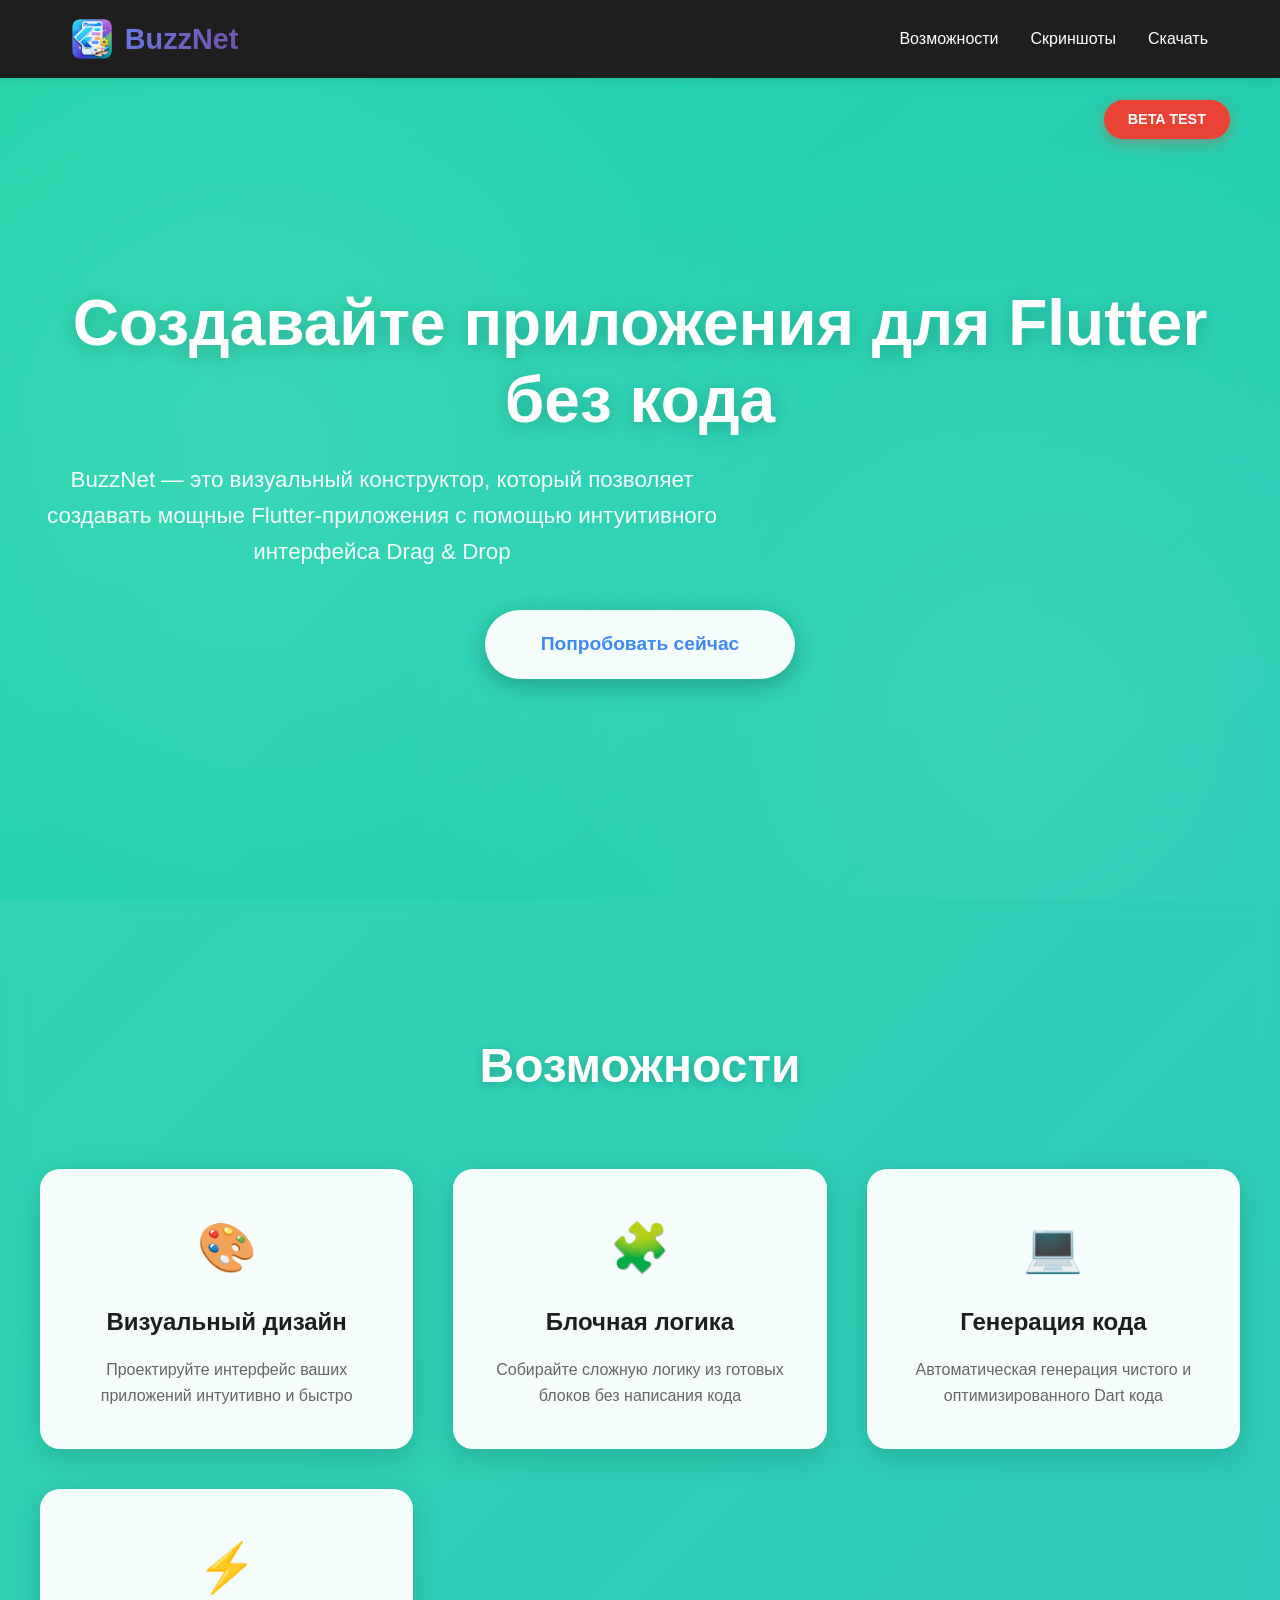
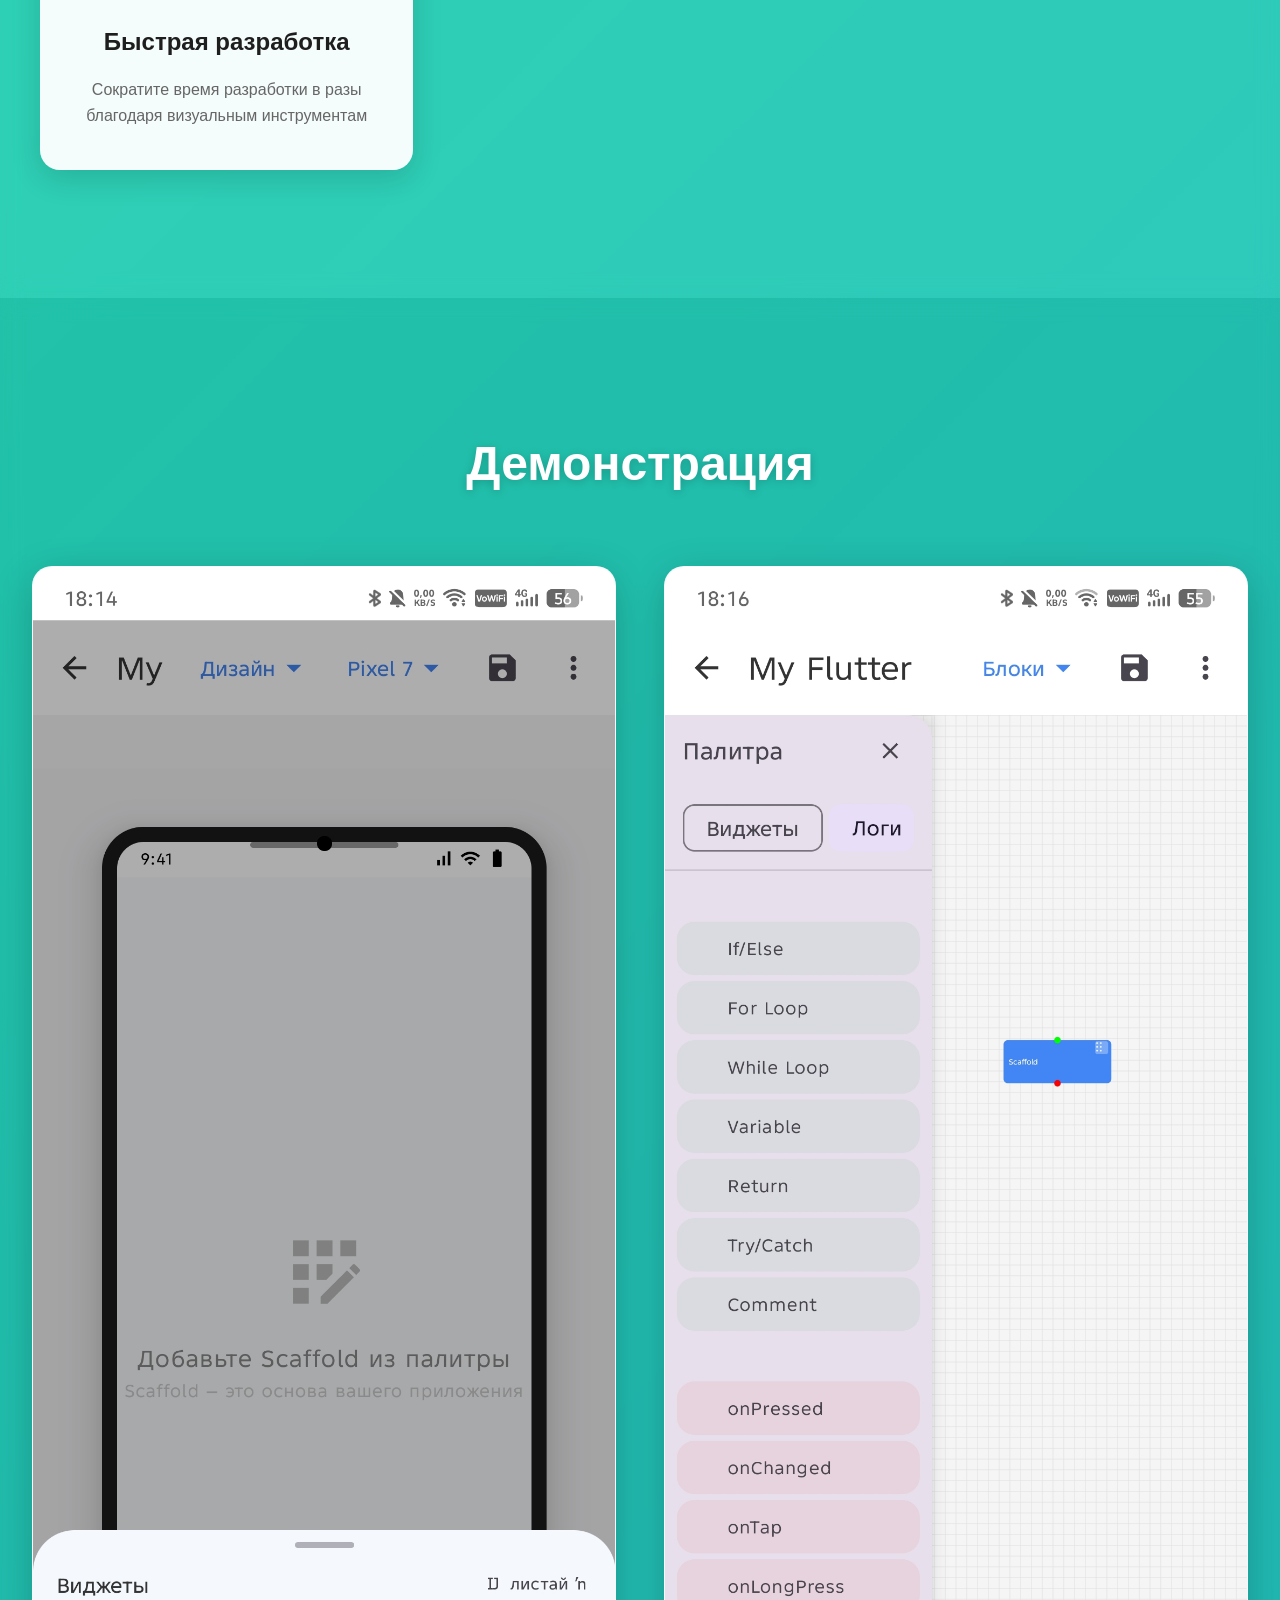
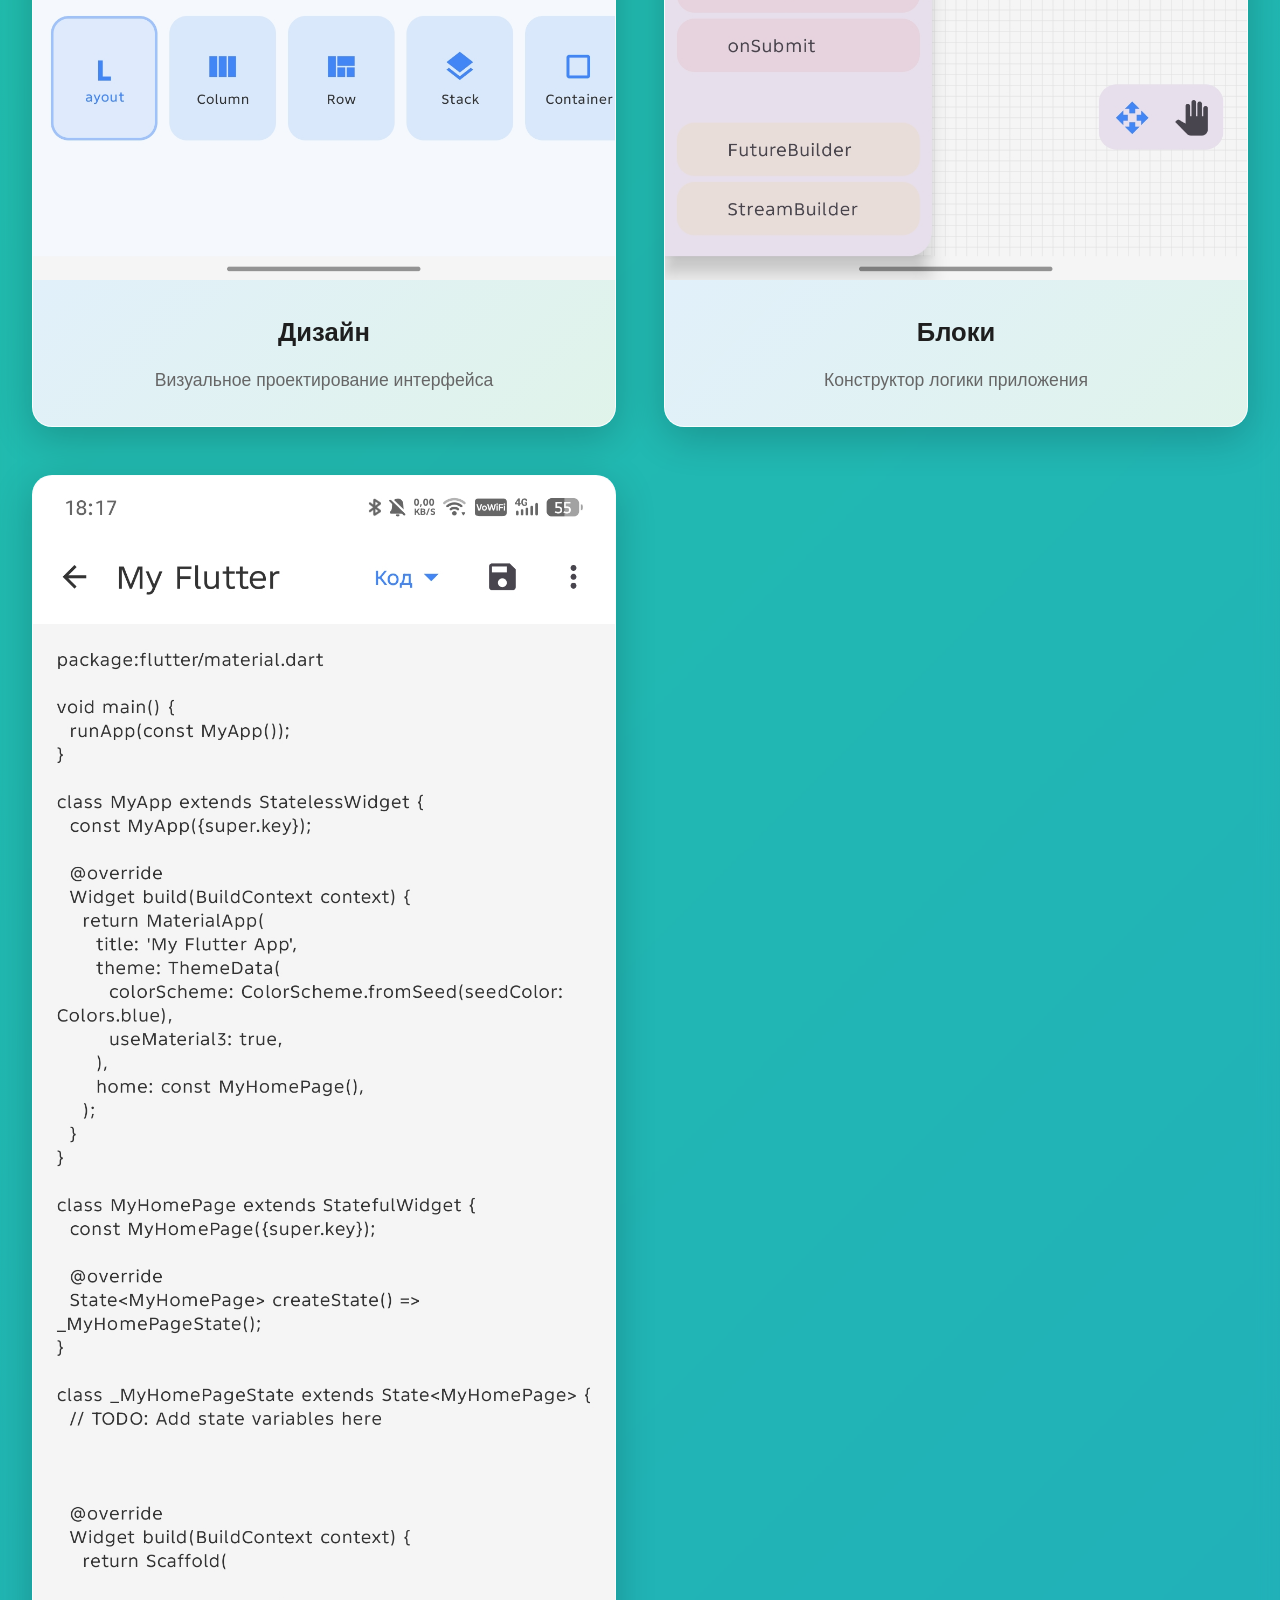
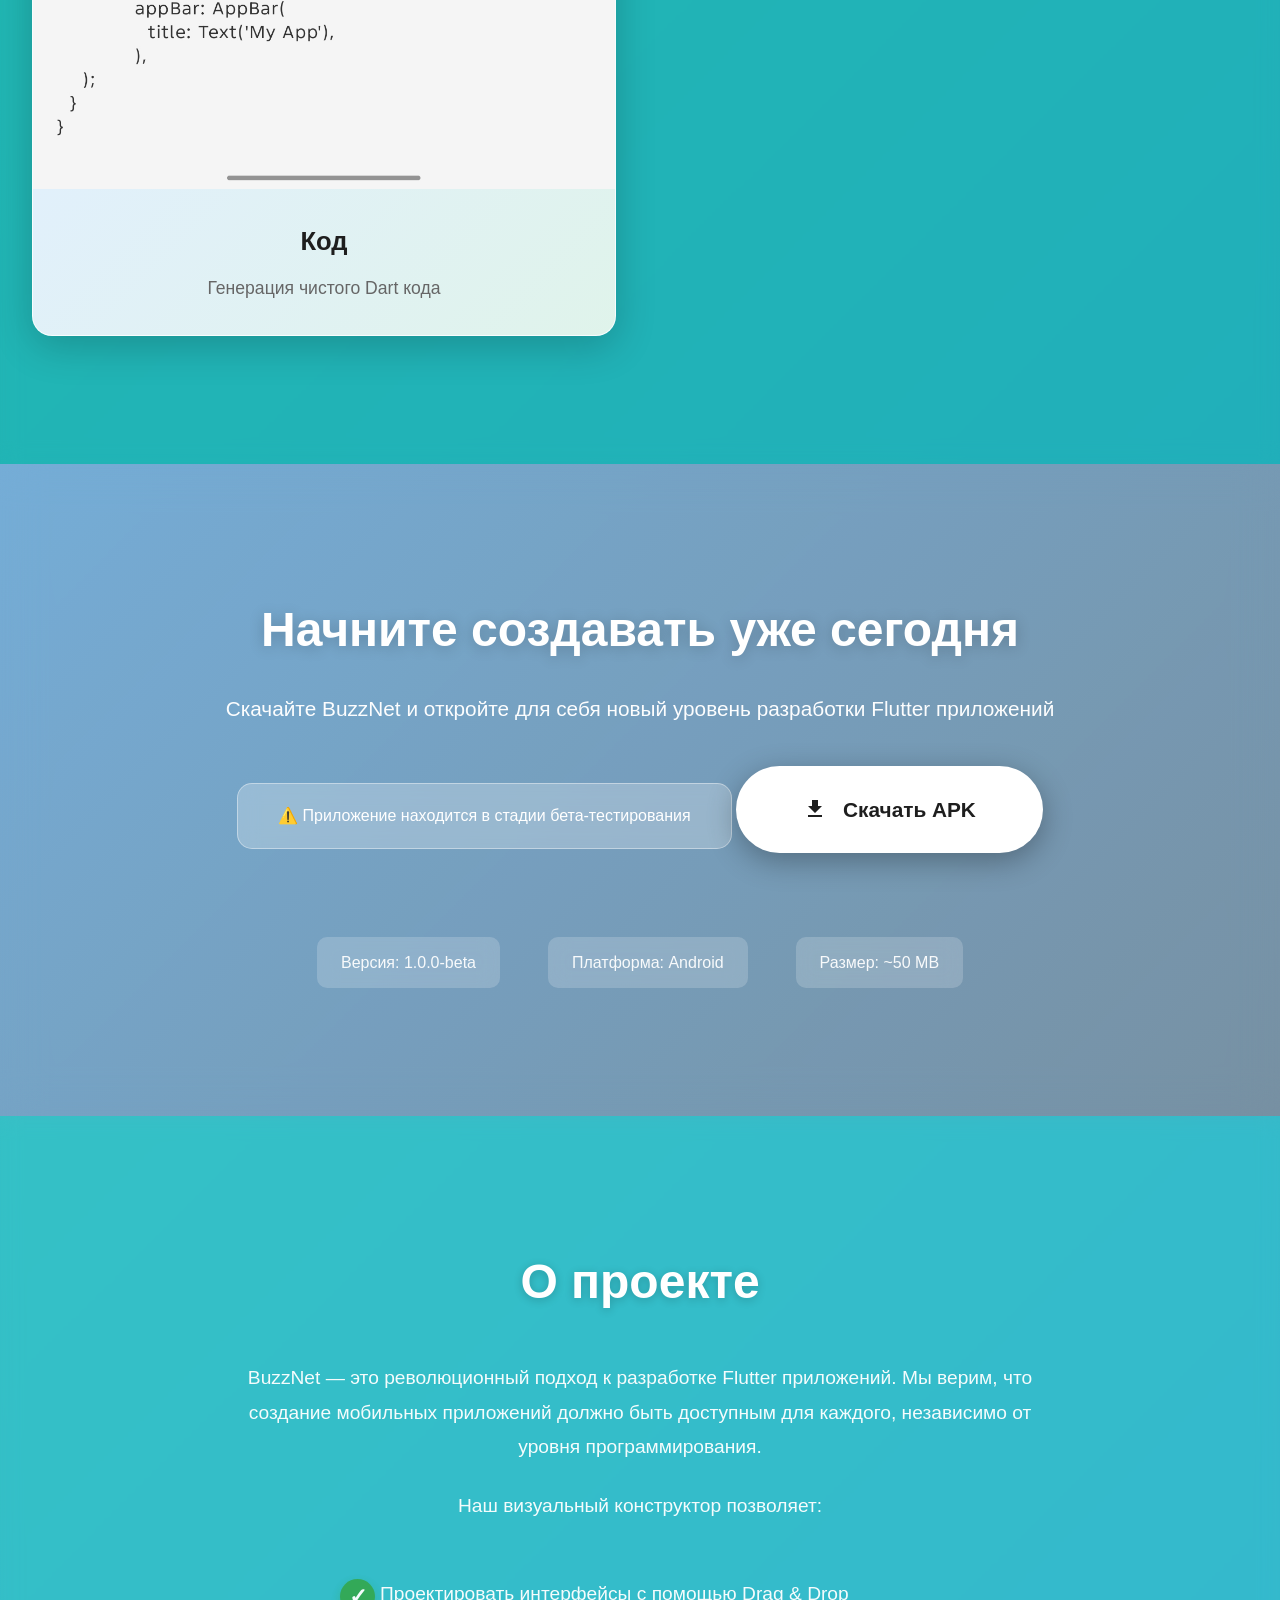
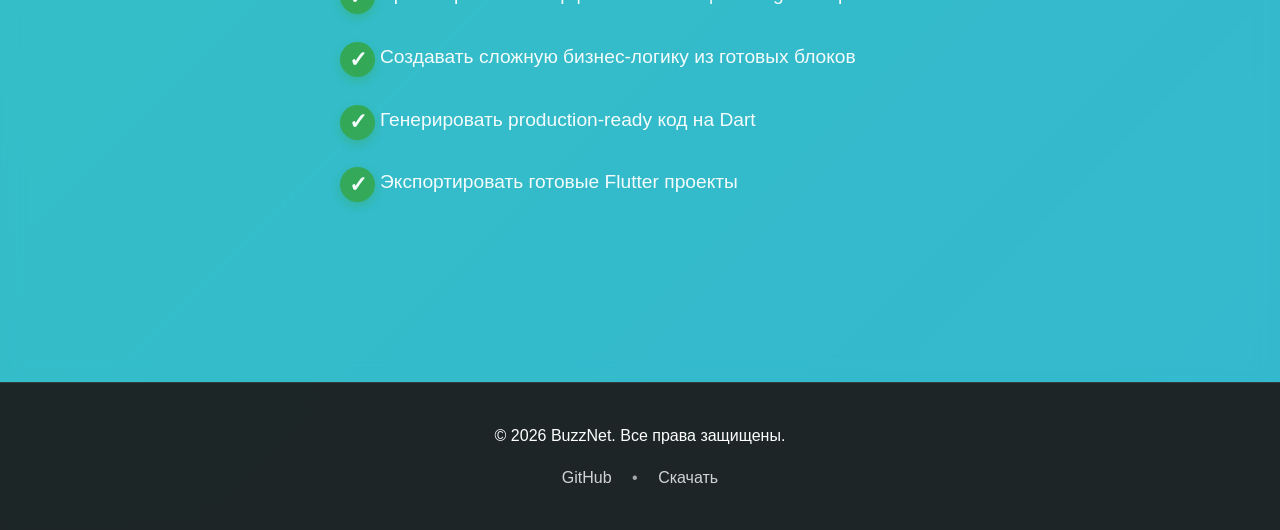
<file: index.html>
<!DOCTYPE html>
<html lang="ru">
<head>
    <meta charset="UTF-8">
    <meta name="viewport" content="width=device-width, initial-scale=1.0">
    <title>BuzzNet — Конструктор приложений для Flutter</title>
    <link rel="icon" type="image/png" href="icon.png">
    <link rel="apple-touch-icon" href="icon.png">
    <link rel="stylesheet" href="styles.css">
</head>
<body>
    <header>
        <nav>
            <div class="logo">
                <img src="icon.png" alt="BuzzNet">
                <h1>BuzzNet</h1>
            </div>
            <ul class="nav-links">
                <li><a href="#features">Возможности</a></li>
                <li><a href="#screenshots">Скриншоты</a></li>
                <li><a href="#download">Скачать</a></li>
            </ul>
        </nav>
    </header>

    <main>
        <section class="hero">
            <div class="beta-badge">BETA TEST</div>
            <div class="hero-content">
                <h1>Создавайте приложения для Flutter без кода</h1>
                <p>BuzzNet — это визуальный конструктор, который позволяет создавать мощные Flutter-приложения с помощью интуитивного интерфейса Drag & Drop</p>
                <a href="#download" class="cta-button">Попробовать сейчас</a>
            </div>
        </section>

        <section id="features" class="features">
            <h2>Возможности</h2>
            <div class="feature-grid">
                <div class="feature-card">
                    <div class="feature-icon">🎨</div>
                    <h3>Визуальный дизайн</h3>
                    <p>Проектируйте интерфейс ваших приложений интуитивно и быстро</p>
                </div>
                <div class="feature-card">
                    <div class="feature-icon">🧩</div>
                    <h3>Блочная логика</h3>
                    <p>Собирайте сложную логику из готовых блоков без написания кода</p>
                </div>
                <div class="feature-card">
                    <div class="feature-icon">💻</div>
                    <h3>Генерация кода</h3>
                    <p>Автоматическая генерация чистого и оптимизированного Dart кода</p>
                </div>
                <div class="feature-card">
                    <div class="feature-icon">⚡</div>
                    <h3>Быстрая разработка</h3>
                    <p>Сократите время разработки в разы благодаря визуальным инструментам</p>
                </div>
            </div>
        </section>

        <section id="screenshots" class="screenshots">
            <h2>Демонстрация</h2>
            <div class="screenshot-carousel">
                <div class="screenshot-item">
                    <img src="img1.jpg" alt="Раздел Дизайн">
                    <div class="screenshot-caption">
                        <h3>Дизайн</h3>
                        <p>Визуальное проектирование интерфейса</p>
                    </div>
                </div>
                <div class="screenshot-item">
                    <img src="img2.jpg" alt="Раздел Блоки">
                    <div class="screenshot-caption">
                        <h3>Блоки</h3>
                        <p>Конструктор логики приложения</p>
                    </div>
                </div>
                <div class="screenshot-item">
                    <img src="img3.jpg" alt="Раздел Код">
                    <div class="screenshot-caption">
                        <h3>Код</h3>
                        <p>Генерация чистого Dart кода</p>
                    </div>
                </div>
            </div>
        </section>

        <section id="download" class="download">
            <h2>Начните создавать уже сегодня</h2>
            <p>Скачайте BuzzNet и откройте для себя новый уровень разработки Flutter приложений</p>
            <div class="beta-warning">
                ⚠️ Приложение находится в стадии бета-тестирования
            </div>
            <a href="https://raw.githubusercontent.com/alag1n/Buzz-Net/main/BuzzNet.apk" class="download-button" id="downloadBtn">
                <svg width="24" height="24" viewBox="0 0 24 24" fill="currentColor">
                    <path d="M19 9h-4V3H9v6H5l7 7 7-7zM5 18v2h14v-2H5z"/>
                </svg>
                Скачать APK
            </a>
            <div class="download-info">
                <p>Версия: 1.0.0-beta</p>
                <p>Платформа: Android</p>
                <p>Размер: ~50 MB</p>
            </div>
        </section>

        <section class="about">
            <h2>О проекте</h2>
            <p>BuzzNet — это революционный подход к разработке Flutter приложений. Мы верим, что создание мобильных приложений должно быть доступным для каждого, независимо от уровня программирования.</p>
            <p>Наш визуальный конструктор позволяет:</p>
            <ul>
                <li>Проектировать интерфейсы с помощью Drag & Drop</li>
                <li>Создавать сложную бизнес-логику из готовых блоков</li>
                <li>Генерировать production-ready код на Dart</li>
                <li>Экспортировать готовые Flutter проекты</li>
            </ul>
        </section>
    </main>

    <footer>
        <div class="footer-content">
            <p>&copy; 2026 BuzzNet. Все права защищены.</p>
            <div class="footer-links">
                <a href="https://github.com/alag1n/Buzz-Net" target="_blank">GitHub</a>
                <span class="separator">•</span>
                <a href="#download">Скачать</a>
            </div>
        </div>
    </footer>

    <script src="script.js"></script>
</body>
</html>
</file>
<file: styles.css>
* {
    margin: 0;
    padding: 0;
    box-sizing: border-box;
}

:root {
    --primary-color: #4285F4;
    --secondary-color: #34A853;
    --accent-color: #EA4335;
    --dark-color: #1E1E1E;
    --light-color: #F5F5F5;
    --text-color: #333;
    --text-light: #666;
    --gradient-1: linear-gradient(135deg, #667eea 0%, #764ba2 100%);
    --gradient-2: linear-gradient(135deg, #f093fb 0%, #f5576c 100%);
    --gradient-hero: linear-gradient(-45deg, #ee7752, #e73c7e, #23a6d5, #23d5ab);
}

html {
    scroll-behavior: smooth;
}

body {
    font-family: 'Segoe UI', Tahoma, Geneva, Verdana, sans-serif;
    line-height: 1.6;
    color: var(--text-color);
    background: var(--gradient-hero);
    background-size: 400% 400%;
    animation: gradientBG 15s ease infinite;
    overflow-x: hidden;
}

@keyframes gradientBG {
    0% { background-position: 0% 50%; }
    50% { background-position: 100% 50%; }
    100% { background-position: 0% 50%; }
}

/* Header & Navigation */
header {
    background: var(--dark-color);
    padding: 1rem 0;
    position: fixed;
    width: 100%;
    top: 0;
    z-index: 1000;
    box-shadow: 0 2px 10px rgba(0,0,0,0.1);
}

nav {
    max-width: 1200px;
    margin: 0 auto;
    display: flex;
    justify-content: space-between;
    align-items: center;
    padding: 0 2rem;
}

.logo {
    display: flex;
    align-items: center;
    gap: 0.8rem;
}

.logo h1 {
    color: #fff;
    font-size: 1.8rem;
    background: var(--gradient-1);
    -webkit-background-clip: text;
    -webkit-text-fill-color: transparent;
    background-clip: text;
}

.logo img {
    width: 40px;
    height: 40px;
    border-radius: 8px;
}

.nav-links {
    display: flex;
    list-style: none;
    gap: 2rem;
}

.nav-links a {
    color: #fff;
    text-decoration: none;
    font-weight: 500;
    transition: color 0.3s;
}

.nav-links a:hover {
    color: var(--primary-color);
}

/* Hero Section */
.hero {
    min-height: 100vh;
    display: flex;
    flex-direction: column;
    justify-content: center;
    align-items: center;
    text-align: center;
    padding: 8rem 2rem 4rem;
    position: relative;
    color: #fff;
    overflow: hidden;
}

.hero::before {
    content: '';
    position: absolute;
    top: 0;
    left: 0;
    right: 0;
    bottom: 0;
    background: radial-gradient(circle at 20% 50%, rgba(255,255,255,0.1) 0%, transparent 50%),
                radial-gradient(circle at 80% 80%, rgba(255,255,255,0.1) 0%, transparent 50%);
    animation: pulse 8s ease-in-out infinite;
}

.hero-content {
    position: relative;
    z-index: 2;
    opacity: 0;
    transform: translateY(30px);
    animation: fadeInUp 1s ease forwards 0.3s;
}

@keyframes fadeInUp {
    to {
        opacity: 1;
        transform: translateY(0);
    }
}

.beta-badge {
    position: absolute;
    top: 100px;
    right: 50px;
    background: var(--accent-color);
    color: #fff;
    padding: 0.5rem 1.5rem;
    border-radius: 50px;
    font-weight: bold;
    font-size: 0.9rem;
    animation: pulse 2s infinite, float 3s ease-in-out infinite;
    box-shadow: 0 4px 15px rgba(234, 67, 53, 0.4);
}

@keyframes pulse {
    0%, 100% { opacity: 1; transform: scale(1); }
    50% { opacity: 0.8; transform: scale(1.05); }
}

@keyframes float {
    0%, 100% { transform: translateY(0); }
    50% { transform: translateY(-10px); }
}

.hero-content h1 {
    font-size: 4rem;
    margin-bottom: 1.5rem;
    line-height: 1.2;
    text-shadow: 0 4px 20px rgba(0,0,0,0.2);
    animation: slideInLeft 1s ease forwards;
    opacity: 0;
}

@keyframes slideInLeft {
    from {
        opacity: 0;
        transform: translateX(-50px);
    }
    to {
        opacity: 1;
        transform: translateX(0);
    }
}

.hero-content p {
    font-size: 1.4rem;
    max-width: 700px;
    margin-bottom: 2.5rem;
    opacity: 0.95;
    animation: fadeIn 1.2s ease forwards 0.5s;
    opacity: 0;
}

@keyframes fadeIn {
    to { opacity: 0.95; }
}

.cta-button {
    display: inline-block;
    background: #fff;
    color: var(--primary-color);
    padding: 1.2rem 3.5rem;
    border-radius: 50px;
    text-decoration: none;
    font-weight: bold;
    font-size: 1.2rem;
    transition: all 0.3s;
    box-shadow: 0 6px 25px rgba(0,0,0,0.25);
    animation: fadeIn 1.5s ease forwards 0.8s, bounce 2s ease-in-out infinite 2s;
    opacity: 0;
}

@keyframes bounce {
    0%, 100% { transform: translateY(0); }
    50% { transform: translateY(-8px); }
}

.cta-button:hover {
    transform: translateY(-5px);
    box-shadow: 0 10px 35px rgba(0,0,0,0.35);
    background: var(--gradient-2);
    color: #fff;
}

/* Features Section */
.features {
    padding: 8rem 2rem;
    background: transparent;
    position: relative;
}

.features::before {
    content: '';
    position: absolute;
    top: 0;
    left: 0;
    right: 0;
    bottom: 0;
    background: rgba(255,255,255,0.05);
    backdrop-filter: blur(10px);
}

.features > * {
    position: relative;
    z-index: 1;
}

.features h2 {
    text-align: center;
    font-size: 3rem;
    margin-bottom: 4rem;
    color: #fff;
    text-shadow: 0 2px 10px rgba(0,0,0,0.2);
}

.feature-grid {
    max-width: 1200px;
    margin: 0 auto;
    display: grid;
    grid-template-columns: repeat(auto-fit, minmax(280px, 1fr));
    gap: 2.5rem;
}

.feature-card {
    background: rgba(255, 255, 255, 0.95);
    padding: 2.5rem;
    border-radius: 20px;
    text-align: center;
    transition: all 0.4s;
    box-shadow: 0 8px 30px rgba(0,0,0,0.15);
    border: 1px solid rgba(255,255,255,0.3);
    opacity: 0;
    transform: translateY(40px);
}

.feature-card.visible {
    opacity: 1;
    transform: translateY(0);
}

.feature-card:hover {
    transform: translateY(-15px) scale(1.03);
    box-shadow: 0 20px 50px rgba(0,0,0,0.25);
    background: #fff;
}

.feature-icon {
    font-size: 3rem;
    margin-bottom: 1rem;
}

.feature-card h3 {
    font-size: 1.5rem;
    margin-bottom: 1rem;
    color: var(--dark-color);
}

.feature-card p {
    color: var(--text-light);
    line-height: 1.6;
}

/* Screenshots Section */
.screenshots {
    padding: 8rem 2rem;
    background: transparent;
    position: relative;
}

.screenshots::before {
    content: '';
    position: absolute;
    top: 0;
    left: 0;
    right: 0;
    bottom: 0;
    background: rgba(0,0,0,0.05);
    backdrop-filter: blur(10px);
}

.screenshots > * {
    position: relative;
    z-index: 1;
}

.screenshots h2 {
    text-align: center;
    font-size: 3rem;
    margin-bottom: 4rem;
    color: #fff;
    text-shadow: 0 2px 10px rgba(0,0,0,0.2);
}

.screenshot-carousel {
    max-width: 1400px;
    margin: 0 auto;
    display: grid;
    grid-template-columns: repeat(auto-fit, minmax(400px, 1fr));
    gap: 3rem;
}

.screenshot-item {
    background: rgba(255, 255, 255, 0.95);
    border-radius: 20px;
    overflow: hidden;
    box-shadow: 0 10px 40px rgba(0,0,0,0.2);
    transition: all 0.4s;
    border: 1px solid rgba(255,255,255,0.3);
    opacity: 0;
    transform: scale(0.9) translateY(40px);
}

.screenshot-item.visible {
    opacity: 1;
    transform: scale(1) translateY(0);
}

.screenshot-item:hover {
    transform: scale(1.05) translateY(-10px);
    box-shadow: 0 25px 60px rgba(0,0,0,0.3);
}

.screenshot-item img {
    width: 100%;
    height: auto;
    display: block;
    transition: transform 0.5s;
}

.screenshot-item:hover img {
    transform: scale(1.05);
}

.screenshot-caption {
    padding: 2rem;
    text-align: center;
    background: linear-gradient(135deg, rgba(66,133,244,0.1) 0%, rgba(52,168,83,0.1) 100%);
}

.screenshot-caption h3 {
    font-size: 1.6rem;
    margin-bottom: 0.8rem;
    color: var(--dark-color);
}

.screenshot-caption p {
    color: var(--text-light);
    font-size: 1.1rem;
}

/* Download Section */
.download {
    padding: 8rem 2rem;
    background: transparent;
    text-align: center;
    color: #fff;
    position: relative;
    overflow: hidden;
}

.download::before {
    content: '';
    position: absolute;
    top: 0;
    left: 0;
    right: 0;
    bottom: 0;
    background: linear-gradient(135deg, rgba(240,147,251,0.4) 0%, rgba(245,87,108,0.4) 100%);
    backdrop-filter: blur(20px);
}

.download > * {
    position: relative;
    z-index: 1;
}

.download h2 {
    font-size: 3rem;
    margin-bottom: 1.5rem;
    text-shadow: 0 2px 15px rgba(0,0,0,0.2);
}

.download > p {
    font-size: 1.3rem;
    margin-bottom: 2.5rem;
    opacity: 0.98;
}

.beta-warning {
    background: rgba(255, 255, 255, 0.25);
    padding: 1.2rem 2.5rem;
    border-radius: 15px;
    display: inline-block;
    margin-bottom: 2.5rem;
    font-weight: 500;
    backdrop-filter: blur(10px);
    border: 1px solid rgba(255,255,255,0.4);
    animation: pulse 2s infinite;
}

.download-button {
    display: inline-flex;
    align-items: center;
    gap: 1rem;
    background: #fff;
    color: var(--dark-color);
    padding: 1.5rem 4rem;
    border-radius: 50px;
    text-decoration: none;
    font-weight: bold;
    font-size: 1.3rem;
    transition: all 0.4s;
    box-shadow: 0 8px 30px rgba(0,0,0,0.3);
    border: 3px solid transparent;
}

.download-button:hover {
    transform: translateY(-5px);
    box-shadow: 0 15px 50px rgba(0,0,0,0.4);
    background: var(--gradient-2);
    color: #fff;
    border-color: #fff;
}

.download-info {
    margin-top: 3rem;
    display: flex;
    gap: 3rem;
    justify-content: center;
    flex-wrap: wrap;
}

.download-info p {
    opacity: 0.95;
    font-size: 1rem;
    background: rgba(255,255,255,0.2);
    padding: 0.8rem 1.5rem;
    border-radius: 10px;
    backdrop-filter: blur(10px);
}

/* About Section */
.about {
    padding: 8rem 2rem;
    background: transparent;
    position: relative;
}

.about::before {
    content: '';
    position: absolute;
    top: 0;
    left: 0;
    right: 0;
    bottom: 0;
    background: rgba(255,255,255,0.08);
    backdrop-filter: blur(10px);
}

.about > * {
    position: relative;
    z-index: 1;
}

.about h2 {
    text-align: center;
    font-size: 3rem;
    margin-bottom: 2.5rem;
    color: #fff;
    text-shadow: 0 2px 10px rgba(0,0,0,0.2);
}

.about > p {
    max-width: 800px;
    margin: 0 auto 1.5rem;
    text-align: center;
    color: #fff;
    font-size: 1.2rem;
    opacity: 0.95;
    line-height: 1.8;
}

.about ul {
    max-width: 600px;
    margin: 2.5rem auto;
    list-style: none;
}

.about li {
    padding: 1rem 0;
    padding-left: 2.5rem;
    position: relative;
    color: #fff;
    font-size: 1.2rem;
    opacity: 0.95;
}

.about li::before {
    content: "✓";
    position: absolute;
    left: 0;
    color: #fff;
    font-weight: bold;
    font-size: 1.4rem;
    background: var(--secondary-color);
    width: 35px;
    height: 35px;
    border-radius: 50%;
    display: flex;
    align-items: center;
    justify-content: center;
    box-shadow: 0 4px 10px rgba(52,168,83,0.4);
}

/* Footer */
footer {
    background: rgba(30, 30, 30, 0.95);
    color: #fff;
    padding: 2.5rem;
    text-align: center;
    backdrop-filter: blur(10px);
    border-top: 1px solid rgba(255,255,255,0.1);
}

.footer-content {
    max-width: 1200px;
    margin: 0 auto;
}

.footer-links {
    margin-top: 1rem;
}

.footer-links a {
    color: #fff;
    text-decoration: none;
    opacity: 0.8;
    transition: all 0.3s;
    font-weight: 500;
}

.footer-links a:hover {
    opacity: 1;
    color: var(--primary-color);
}

.separator {
    margin: 0 1rem;
    opacity: 0.6;
}

/* Responsive Design */
@media (max-width: 768px) {
    .hero-content h1 {
        font-size: 2.8rem;
    }

    .hero-content p {
        font-size: 1.2rem;
    }

    .nav-links {
        gap: 1rem;
    }

    .feature-grid {
        grid-template-columns: 1fr;
    }

    .screenshot-carousel {
        grid-template-columns: 1fr;
        gap: 2rem;
    }

    .screenshots h2,
    .features h2,
    .about h2,
    .download h2 {
        font-size: 2.2rem;
    }

    .download-info {
        flex-direction: column;
        gap: 1rem;
    }

    .beta-badge {
        top: 60px;
        right: 20px;
        font-size: 0.8rem;
    }

    .hero {
        padding: 7rem 1rem 4rem;
    }
}

@media (max-width: 480px) {
    nav {
        padding: 0 1rem;
    }

    .logo h1 {
        font-size: 1.4rem;
    }

    .logo img {
        width: 32px;
        height: 32px;
    }

    .hero {
        padding: 6rem 1rem 3rem;
    }

    .hero-content h1 {
        font-size: 2.2rem;
    }

    .hero-content p {
        font-size: 1.1rem;
    }

    .cta-button {
        padding: 1rem 2.5rem;
        font-size: 1.1rem;
    }

    .features,
    .screenshots,
    .download,
    .about {
        padding: 5rem 1rem;
    }
}

/* Particles Animation */
.particles {
    position: fixed;
    top: 0;
    left: 0;
    width: 100%;
    height: 100%;
    pointer-events: none;
    z-index: 0;
    overflow: hidden;
}

.particle {
    position: absolute;
    background: rgba(255,255,255,0.3);
    border-radius: 50%;
    animation: floatParticle 20s infinite;
}

@keyframes floatParticle {
    0% {
        transform: translateY(100vh) rotate(0deg);
        opacity: 0;
    }
    10% {
        opacity: 0.5;
    }
    90% {
        opacity: 0.5;
    }
    100% {
        transform: translateY(-100px) rotate(720deg);
        opacity: 0;
    }
}
</file>
